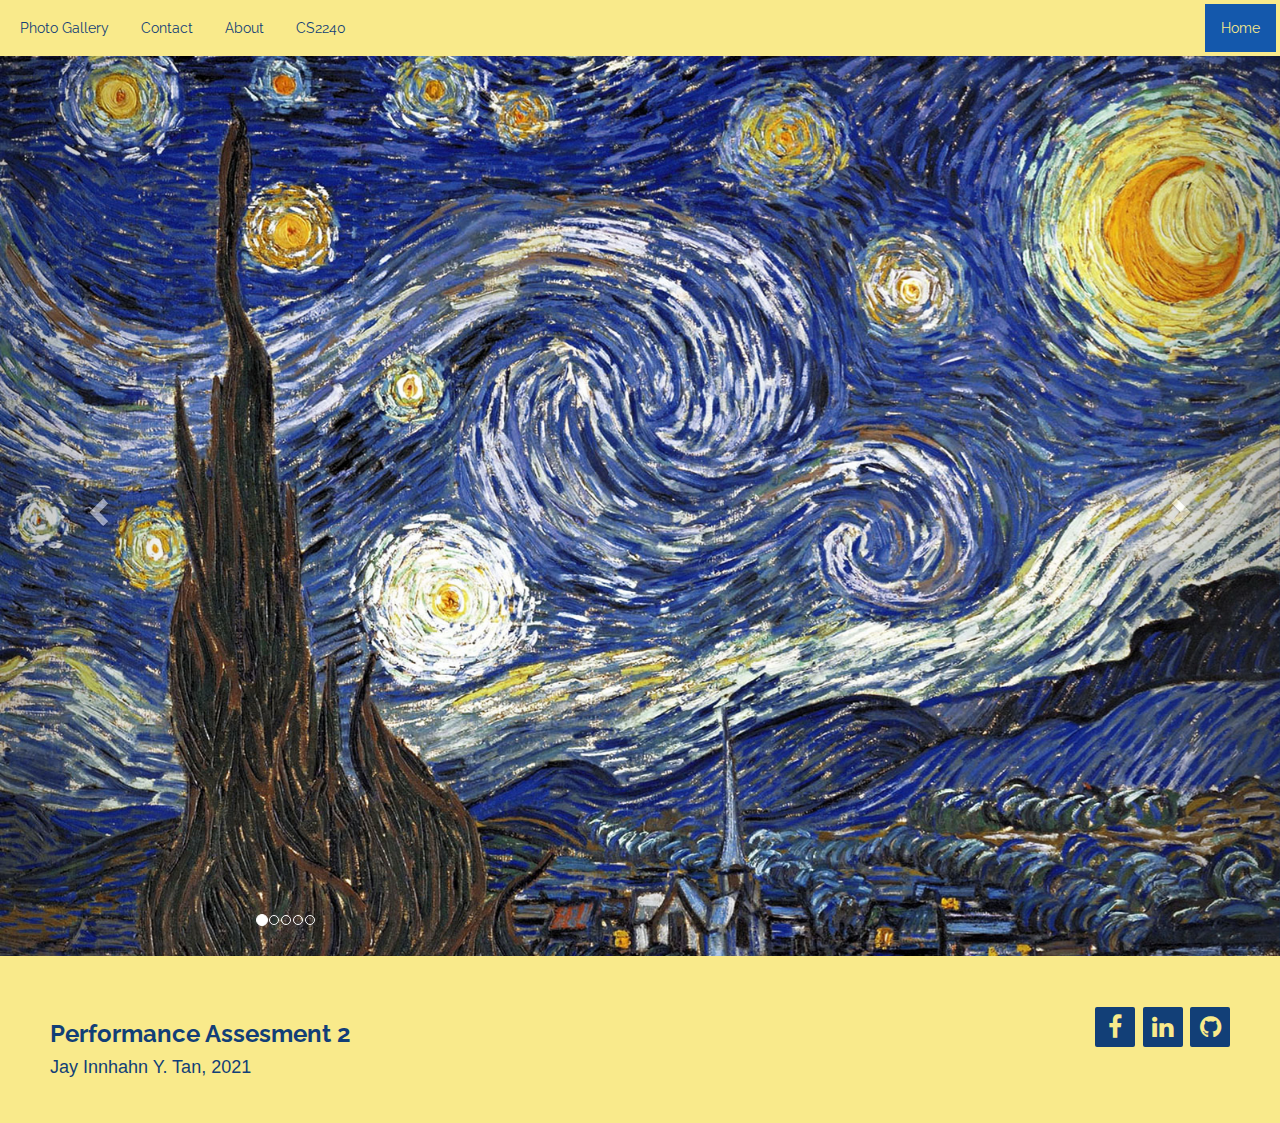
<file: Index.html>
<!DOCTYPE html>
<html>
<head>
<title> Performance Assesment 1 </title>
<meta charset="UTF-8">
<meta name="viewport" content="width=device-width, initial-scale=1">
<link rel="stylesheet" href="https://maxcdn.bootstrapcdn.com/bootstrap/3.4.1/css/bootstrap.min.css">
<link rel="stylesheet" href="https://fonts.googleapis.com/css?family=Raleway">
<link rel="stylesheet" href="https://cdnjs.cloudflare.com/ajax/libs/font-awesome/4.7.0/css/font-awesome.min.css">
<link rel="stylesheet" href ="CSS/Design_Home.css">
<link href="Photos/5.jpg" rel="icon">

<script src="https://ajax.googleapis.com/ajax/libs/jquery/3.5.1/jquery.min.js"></script>
<script src="https://maxcdn.bootstrapcdn.com/bootstrap/3.4.1/js/bootstrap.min.js"></script>

<ul>
    <li><a href="Photogallery.html">Photo Gallery</a></li>
    <li><a href="Contact.html">Contact</a></li>
    <li><a href="About.html">About</a></li>
    <li><a href="https://innhahnschool.github.io/CS2240/">CS2240</a></li>
    <li style="float:right"><a class="active" href="Home.html">Home</a></li>
</ul>
</head>
<body>
        <div id="myCarousel" class="carousel slide" data-ride="carousel">
          <!-- Indicators -->
          <ol class="carousel-indicators">
            <li data-target="#myCarousel" data-slide-to="0" class="active"></li>
            <li data-target="#myCarousel" data-slide-to="1"></li>
            <li data-target="#myCarousel" data-slide-to="2"></li>
            <li data-target="#myCarousel" data-slide-to="3"></li>
            <li data-target="#myCarousel" data-slide-to="4"></li>
          </ol>
      
          <!-- Wrapper for slides -->
          <div class="carousel-inner">
            <div class="item active">
              <img src="Photos/5.jpg" class = "pic" style="width:100%;">
            </div>
      
            <div class="item">
              <img src="Photos/4.jpg" class = "pic" style="width:100%;">
            </div>
          
            <div class="item">
              <img src="Photos/2.jpg" class = "pic" style="width:100%;">
            </div>

                
            <div class="item">
                <img src="Photos/16.jpg" class = "pic" style="width:100%;">
              </div>

                  
            <div class="item">
                <img src="Photos/12.jpg" class = "pic" style="width:100%;">
              </div>
  

      
          <!-- Left and right controls -->
          <a class="left carousel-control" href="#myCarousel" data-slide="prev">
            <span class="glyphicon glyphicon-chevron-left"></span>
            <span class="sr-only">Previous</span>
          </a>
          <a class="right carousel-control" href="#myCarousel" data-slide="next">
            <span class="glyphicon glyphicon-chevron-right"></span>
            <span class="sr-only">Next</span>
          </a>
        </div>
      </div>
      
<footer class="footer-distributed">
    <div class="footer-right">
        <a href="https://www.facebook.com/jayinnhahn/"><i class="fa fa-facebook"></i></a>
        <a href="https://www.linkedin.com/in/jay-innhahn-tan-ba26a8215/"><i class="fa fa-linkedin"></i></a>
        <a href="https://github.com/innhahnschool"><i class="fa fa-github"></i></a>
    </div>
    <div class="footer-left">
        <h1>
            Performance Assesment 2
        </h1>
        <p>Jay Innhahn Y. Tan,  2021</p>
    </div>
</footer>
</body>
</html>
</file>
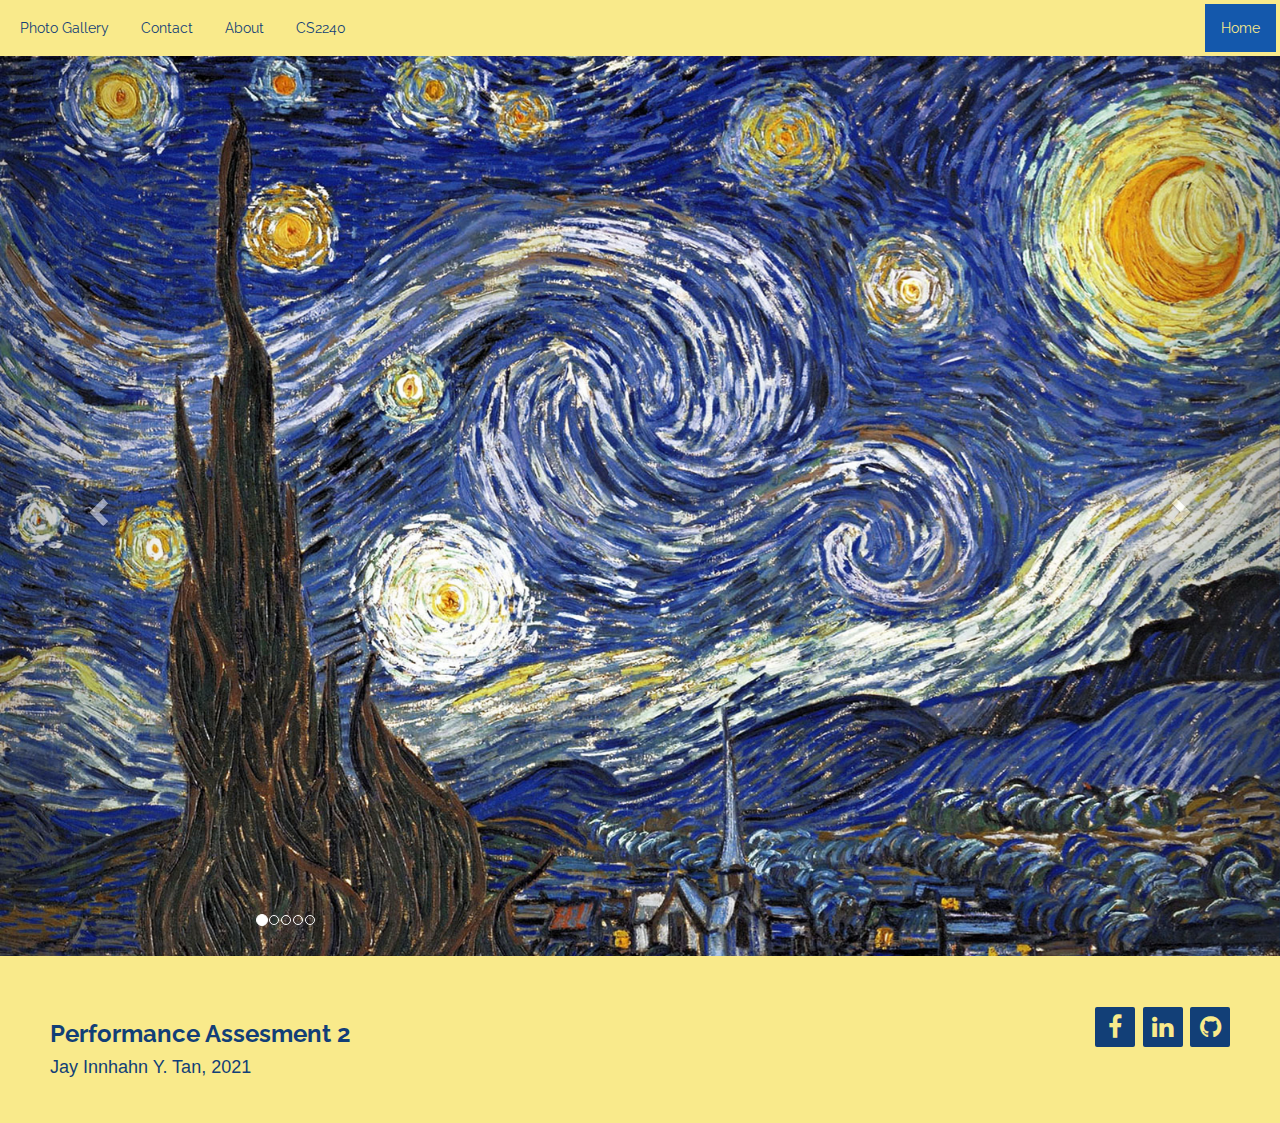
<file: index.html>
<!DOCTYPE html>
<html>
<head>
<title> Performance Assesment 2 </title>
<meta charset="UTF-8">
<meta name="viewport" content="width=device-width, initial-scale=1">
<link rel="stylesheet" href="https://maxcdn.bootstrapcdn.com/bootstrap/3.4.1/css/bootstrap.min.css">
<link rel="stylesheet" href="https://fonts.googleapis.com/css?family=Raleway">
<link rel="stylesheet" href="https://cdnjs.cloudflare.com/ajax/libs/font-awesome/4.7.0/css/font-awesome.min.css">
<link rel="stylesheet" href ="CSS/Design_Home.css">
<link href="Photos/5.jpg" rel="icon">

<script src="https://ajax.googleapis.com/ajax/libs/jquery/3.5.1/jquery.min.js"></script>
<script src="https://maxcdn.bootstrapcdn.com/bootstrap/3.4.1/js/bootstrap.min.js"></script>

<ul>
    <li><a href="Photogallery.html">Photo Gallery</a></li>
    <li><a href="Contact.html">Contact</a></li>
    <li><a href="About.html">About</a></li>
    <li><a href="https://innhahnschool.github.io/CS2240/">CS2240</a></li>
    <li style="float:right"><a class="active" href="Home.html">Home</a></li>
</ul>
</head>
<body>
        <div id="myCarousel" class="carousel slide" data-ride="carousel">
          <!-- Indicators -->
          <ol class="carousel-indicators">
            <li data-target="#myCarousel" data-slide-to="0" class="active"></li>
            <li data-target="#myCarousel" data-slide-to="1"></li>
            <li data-target="#myCarousel" data-slide-to="2"></li>
            <li data-target="#myCarousel" data-slide-to="3"></li>
            <li data-target="#myCarousel" data-slide-to="4"></li>
          </ol>
      
          <!-- Wrapper for slides -->
          <div class="carousel-inner">
            <div class="item active">
              <img src="Photos/5.jpg" class = "pic" style="width:100%;">
            </div>
      
            <div class="item">
              <img src="Photos/4.jpg" class = "pic" style="width:100%;">
            </div>
          
            <div class="item">
              <img src="Photos/2.jpg" class = "pic" style="width:100%;">
            </div>

                
            <div class="item">
                <img src="Photos/16.jpg" class = "pic" style="width:100%;">
              </div>

                  
            <div class="item">
                <img src="Photos/12.jpg" class = "pic" style="width:100%;">
              </div>
  

      
          <!-- Left and right controls -->
          <a class="left carousel-control" href="#myCarousel" data-slide="prev">
            <span class="glyphicon glyphicon-chevron-left"></span>
            <span class="sr-only">Previous</span>
          </a>
          <a class="right carousel-control" href="#myCarousel" data-slide="next">
            <span class="glyphicon glyphicon-chevron-right"></span>
            <span class="sr-only">Next</span>
          </a>
        </div>
      </div>
      
<footer class="footer-distributed">
    <div class="footer-right">
        <a href="https://www.facebook.com/jayinnhahn/"><i class="fa fa-facebook"></i></a>
        <a href="https://www.linkedin.com/in/jay-innhahn-tan-ba26a8215/"><i class="fa fa-linkedin"></i></a>
        <a href="https://github.com/innhahnschool"><i class="fa fa-github"></i></a>
    </div>
    <div class="footer-left">
        <h1>
            Performance Assesment 2
        </h1>
        <p>Jay Innhahn Y. Tan,  2021</p>
    </div>
</footer>
</body>
</html>
</file>
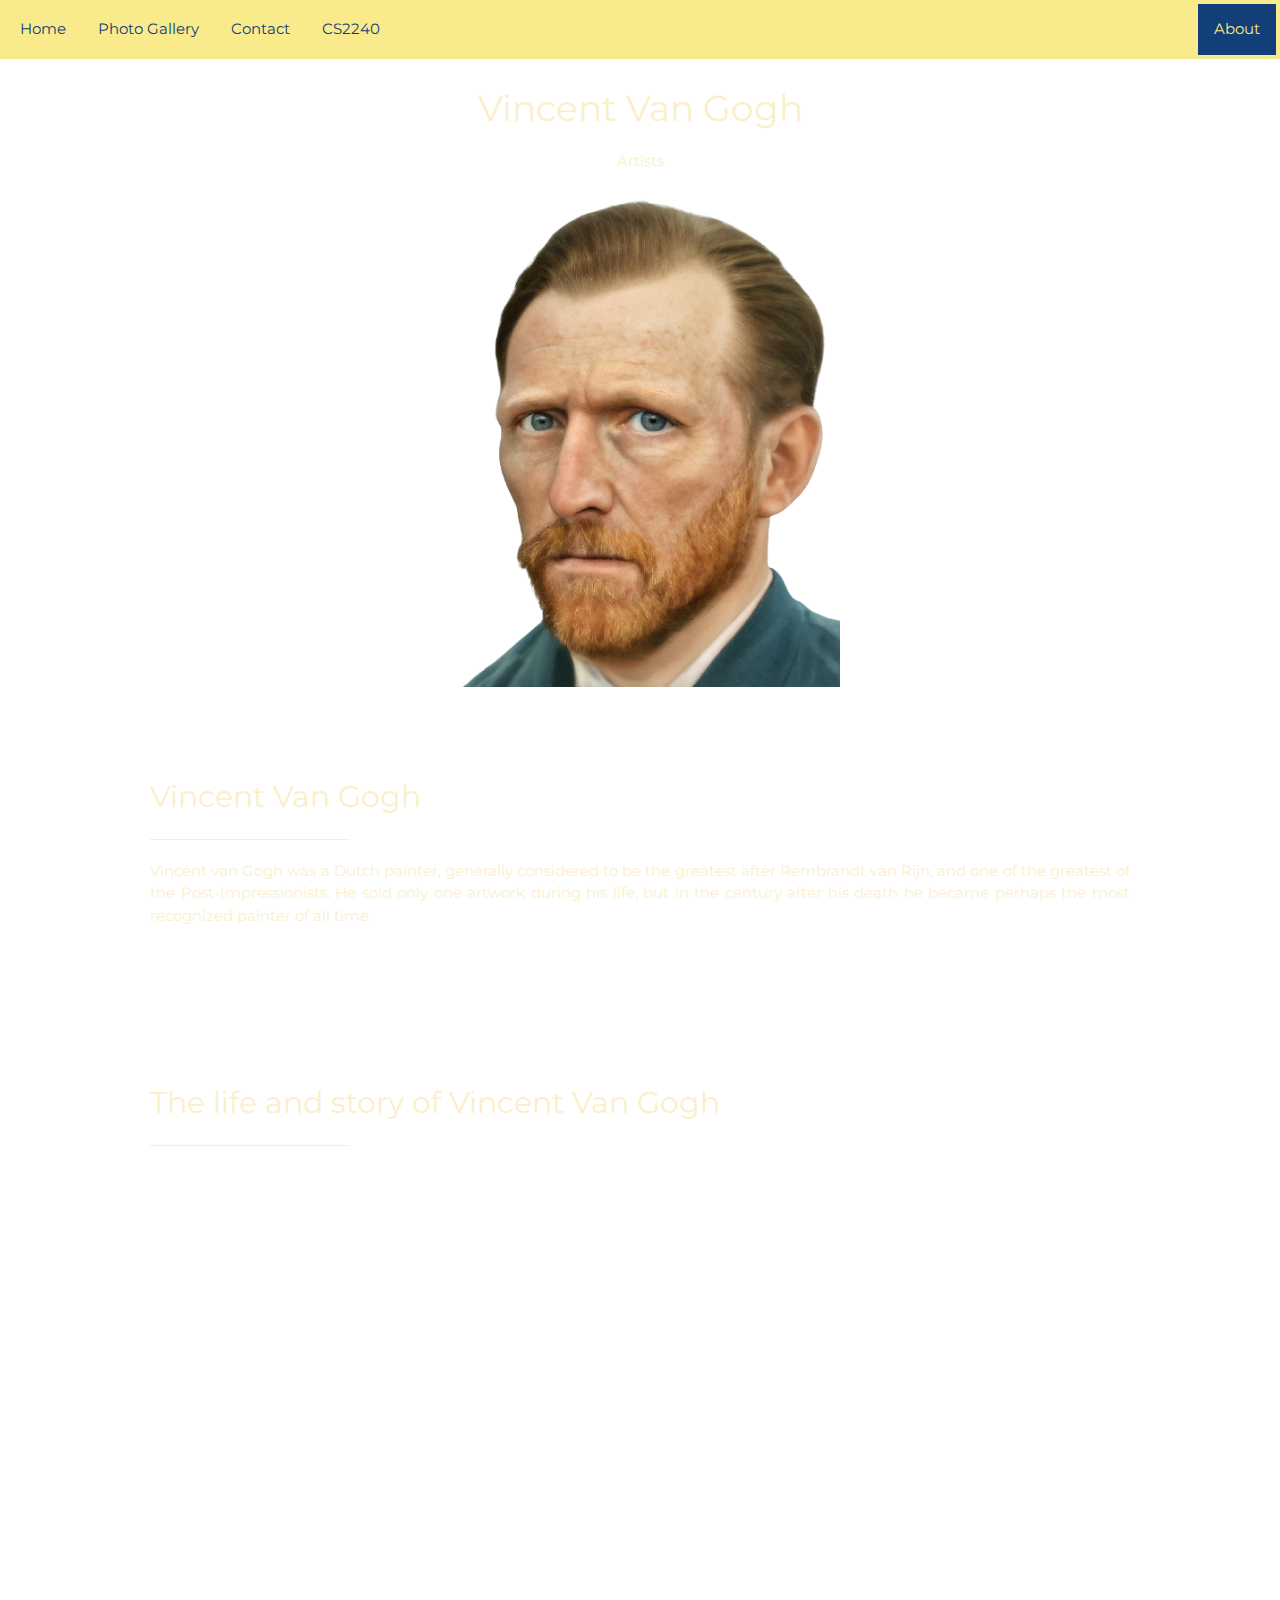
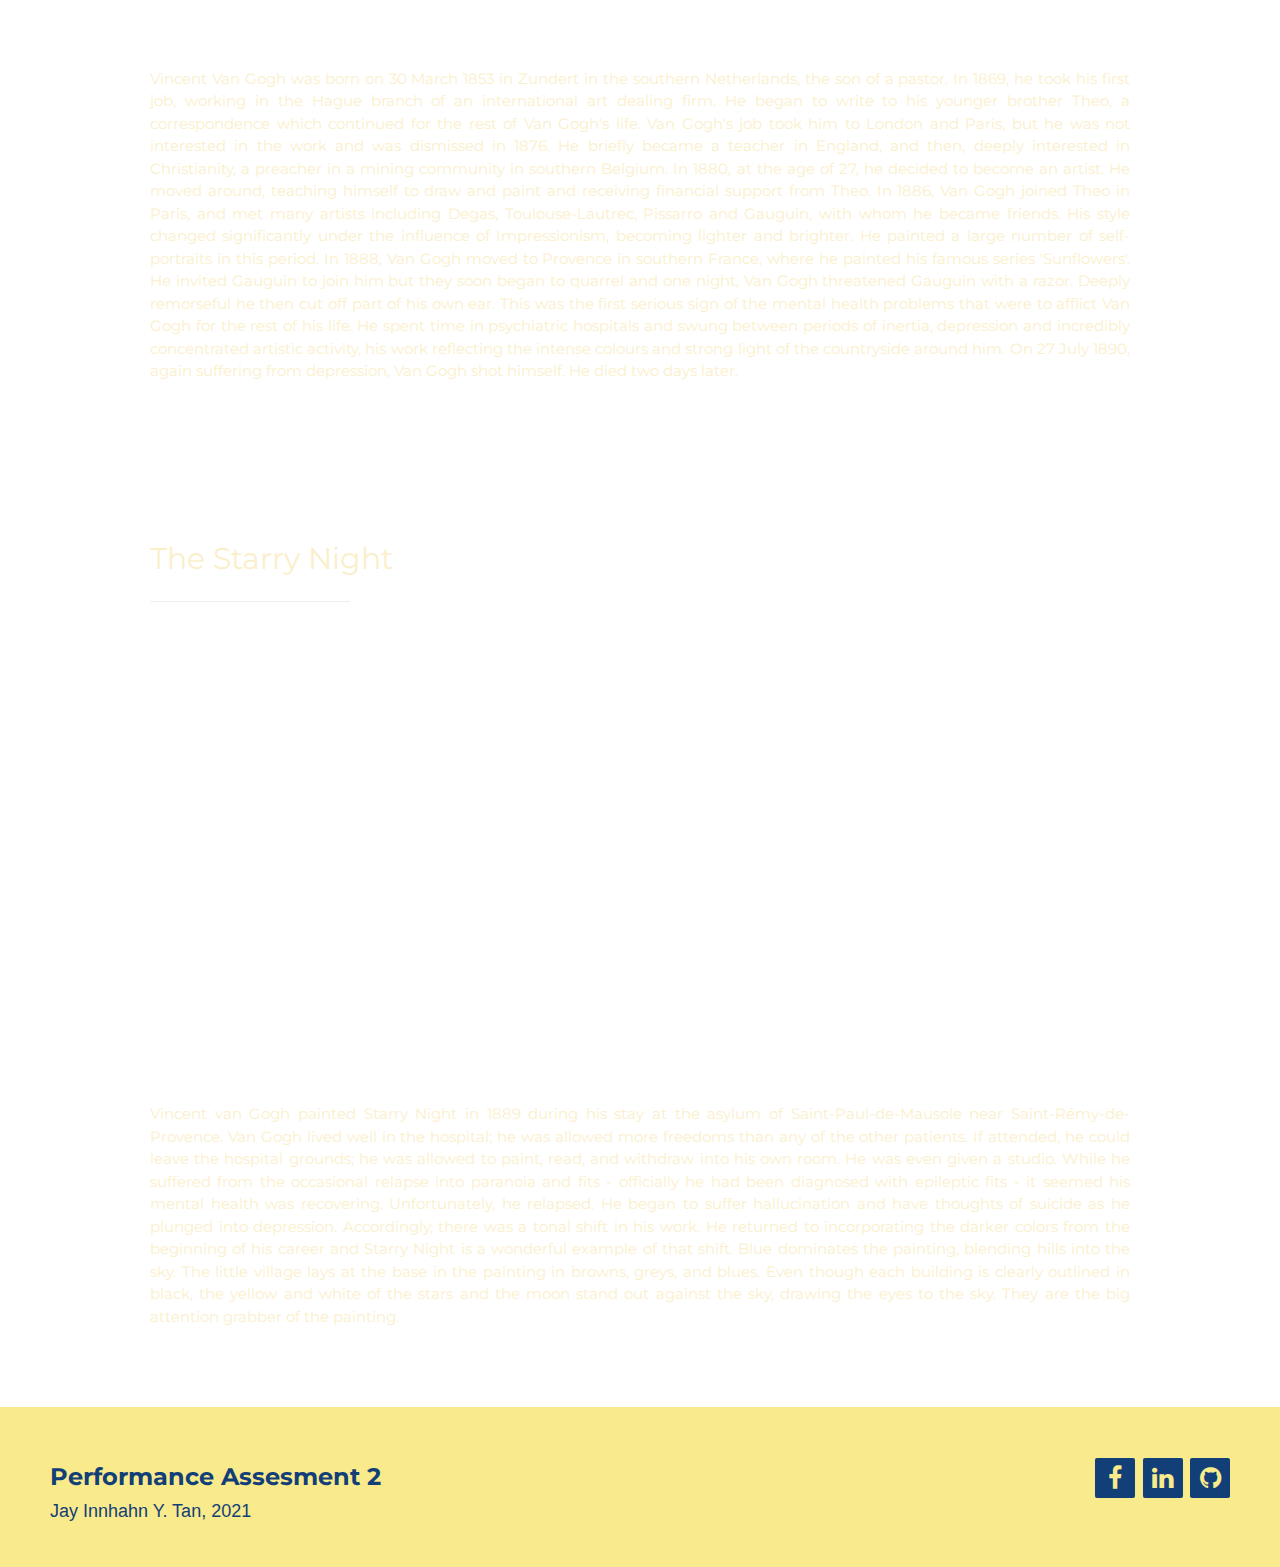
<file: About.html>
<!DOCTYPE html>
<html>
<head>
<title>VincentVanGoghBiography</title>
<meta charset="UTF-8">
<meta name="viewport" content="width=device-width, initial-scale=1">
<link rel="stylesheet" href="https://www.w3schools.com/w3css/4/w3.css">
<link rel="stylesheet" href="https://fonts.googleapis.com/css?family=Montserrat">
<link rel="stylesheet" href="https://cdnjs.cloudflare.com/ajax/libs/font-awesome/4.7.0/css/font-awesome.min.css">
<link rel ="stylesheet" href="CSS/Design_About.css">
<link rel="stylesheet" href="https://www.w3schools.com/lib/w3-colors-2017.css">
<link href="Photos/10.jpg" rel="icon">
</head>
<body class = "w3-2017-navy-peony">
    <ul>
        <li><a href="index.html">Home</a></li>
        <li><a href="Photogallery.html">Photo Gallery</a></li>
        <li><a href="Contact.html">Contact</a></li>
        <li><a href="https://innhahnschool.github.io/CS2240/">CS2240</a></li>
        <li style="float:right"><a class="active" href="About.html">About</a></li>
    </ul>
<div class="w3-padding-large w3-2017-navy-peony" id="main">
  <header class="w3-container w3-center w3-2017-navy-peony" id="home">
    <h1> Vincent Van Gogh</h1>
    <p> Artists </p>
    <img src="Photos/van-gogh.png" alt="boy" class="w3-image" width="400" height="1108">
  </header>
  </div>

  <!-- About Section -->
  <div class="w3-content w3-justify w3-padding-64 w3-2017-navy-peony" id="about">
    <h2> Vincent Van Gogh </h2>
    <hr>
    <p>
    Vincent van Gogh was a Dutch painter, generally considered to be the greatest after Rembrandt van Rijn, and one of the greatest of the Post-Impressionists. He sold only one artwork during his life, but in the century after his death he became perhaps the most recognized painter of all time.
    </p>
</div>

    <div class="w3-content w3-justify w3-padding-64 w3-2017-navy-peony" id="about">
        <h2> The life and story of Vincent Van Gogh </h2>
        <hr>
     
            <iframe width="100%" height="480" src="https://www.youtube.com/embed/y5VRXbHp3fk" title="YouTube video player" frameborder="0" allow="accelerometer; autoplay; clipboard-write; encrypted-media; gyroscope; picture-in-picture" allowfullscreen></iframe>
        <p> Vincent Van Gogh was born on 30 March 1853 in Zundert in the southern Netherlands, the son of a pastor. In 1869, he took his first job, working in the Hague branch of an international art dealing firm. He began to write to his younger brother Theo, a correspondence which continued for the rest of Van Gogh's life.

            Van Gogh's job took him to London and Paris, but he was not interested in the work and was dismissed in 1876. He briefly became a teacher in England, and then, deeply interested in Christianity, a preacher in a mining community in southern Belgium.
            
            In 1880, at the age of 27, he decided to become an artist. He moved around, teaching himself to draw and paint and receiving financial support from Theo. In 1886, Van Gogh joined Theo in Paris, and met many artists including Degas, Toulouse-Lautrec, Pissarro and Gauguin, with whom he became friends. His style changed significantly under the influence of Impressionism, becoming lighter and brighter. He painted a large number of self-portraits in this period.
            
            In 1888, Van Gogh moved to Provence in southern France, where he painted his famous series 'Sunflowers'. He invited Gauguin to join him but they soon began to quarrel and one night, Van Gogh threatened Gauguin with a razor. Deeply remorseful he then cut off part of his own ear.
            
            This was the first serious sign of the mental health problems that were to afflict Van Gogh for the rest of his life. He spent time in psychiatric hospitals and swung between periods of inertia, depression and incredibly concentrated artistic activity, his work reflecting the intense colours and strong light of the countryside around him.
            
            On 27 July 1890, again suffering from depression, Van Gogh shot himself. He died two days later. </p>

</div>
<div class="w3-content w3-justify w3-padding-64 w3-2017-navy-peony" id="about">
    <h2> The Starry Night </h2>
    <hr>
    <iframe width="100%" height="460" src="https://www.youtube.com/embed/wk9L1N9bRRE" title="YouTube video player" frameborder="0" allow="accelerometer; autoplay; clipboard-write; encrypted-media; gyroscope; picture-in-picture" allowfullscreen></iframe>
    <p>
        Vincent van Gogh painted Starry Night in 1889 during his stay at the asylum of Saint-Paul-de-Mausole near Saint-Rémy-de-Provence. Van Gogh lived well in the hospital; he was allowed more freedoms than any of the other patients. If attended, he could leave the hospital grounds; he was allowed to paint, read, and withdraw into his own room. He was even given a studio. While he suffered from the occasional relapse into paranoia and fits - officially he had been diagnosed with epileptic fits - it seemed his mental health was recovering.
        Unfortunately, he relapsed. He began to suffer hallucination and have thoughts of suicide as he plunged into depression. Accordingly, there was a tonal shift in his work. He returned to incorporating the darker colors from the beginning of his career and Starry Night is a wonderful example of that shift. Blue dominates the painting, blending hills into the sky. The little village lays at the base in the painting in browns, greys, and blues. Even though each building is clearly outlined in black, the yellow and white of the stars and the moon stand out against the sky, drawing the eyes to the sky. They are the big attention grabber of the painting.        </p>
</div>
</body>
<footer class="footer-distributed">
    <div class="footer-right">
        <a href="https://www.facebook.com/jayinnhahn/"><i class="fa fa-facebook"></i></a>
        <a href="https://www.linkedin.com/in/jay-innhahn-tan-ba26a8215/"><i class="fa fa-linkedin"></i></a>
        <a href="https://github.com/innhahnschool"><i class="fa fa-github"></i></a>
    </div>
    <div class="footer-left">
        <h1>
            Performance Assesment 2
        </h1>
        <p>Jay Innhahn Y. Tan,  2021</p>
    </div>
</footer>
</html>
</file>
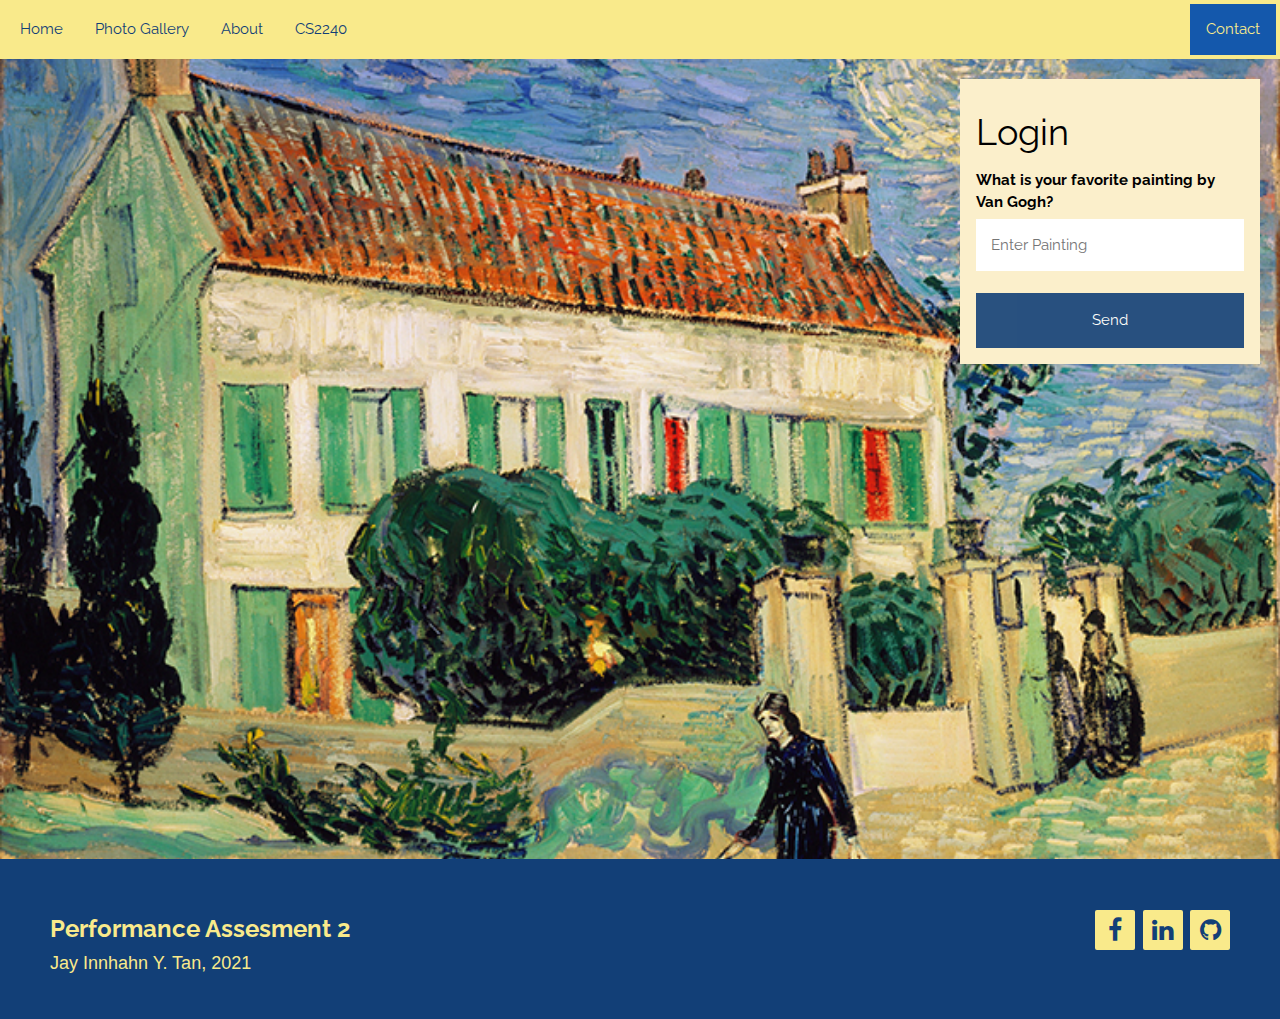
<file: Contact.html>
<!DOCTYPE html>
<html>
<title> Contact Me</title>
<meta charset="UTF-8">
<meta name="viewport" content="width=device-width, initial-scale=1">
<link rel="stylesheet" href="https://www.w3schools.com/w3css/4/w3.css">
<link rel="stylesheet" href="https://fonts.googleapis.com/css?family=Raleway">
<link rel="stylesheet" href="https://cdnjs.cloudflare.com/ajax/libs/font-awesome/4.7.0/css/font-awesome.min.css">
<link rel="stylesheet" href="CSS/Design_Contact.css">
<link href="Photos/11.jpg" rel="icon">
<body>

<!-- Navigation Bar -->
<ul>
    <li><a href="index.html">Home</a></li>
    <li><a href="Photogallery.html">Photo Gallery</a></li>
    <li><a href="About.html">About</a></li>
    <li><a href="https://innhahnschool.github.io/CS2240/">CS2240</a></li>
    <li style="float:right"><a class="active" href="About.html">Contact</a></li>
</ul>
<!-- Header -->
<header class="w3-display-container w3-content" style="max-width:1500px;">
  <div class="bg-img">

    <form action="https://formsubmit.co/jaytan3825@gmail.com" class="container" method="POST">
      <h1 class = "login-text">Login</h1>
  
      <label for="email"><b> What is your favorite painting by Van Gogh?</b></label>
      <input type="text" placeholder="Enter Painting" name="favpainting" required>
  
  
      <button type="submit" class="btn">Send</button>
    </form>
  </div>

</header>


<!-- Footer -->
<footer class="footer-distributed">
    <div class="footer-right">
      <a href="https://www.facebook.com/jayinnhahn/"><i class="fa fa-facebook"></i></a>
      <a href="https://www.linkedin.com/in/jay-innhahn-tan-ba26a8215/"><i class="fa fa-linkedin"></i></a>
      <a href="https://github.com/innhahnschool"><i class="fa fa-github"></i></a>
    </div>
    <div class="footer-left">
      <h1>
         Performance Assesment 2
      </h1>
      <p>Jay Innhahn Y. Tan,  2021</p>
    </div>
  </footer>





</body>
</html>
</file>
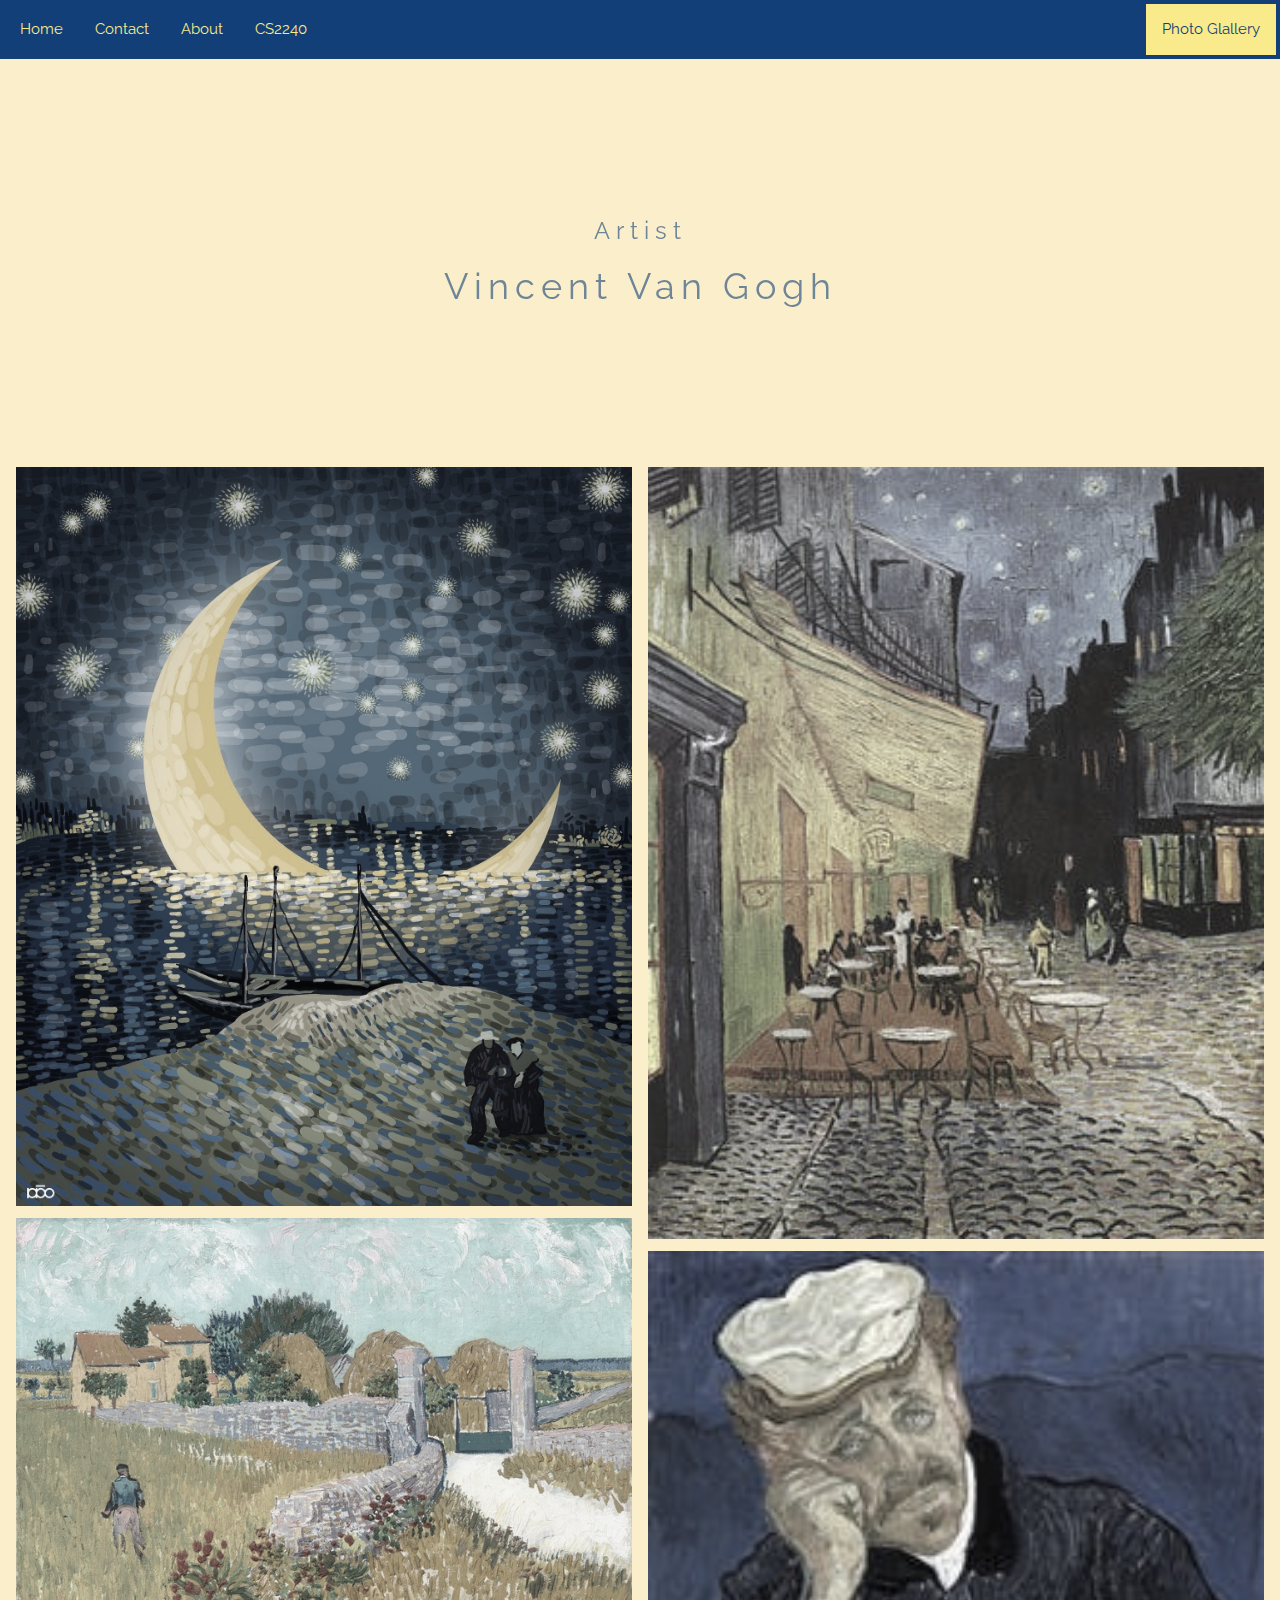
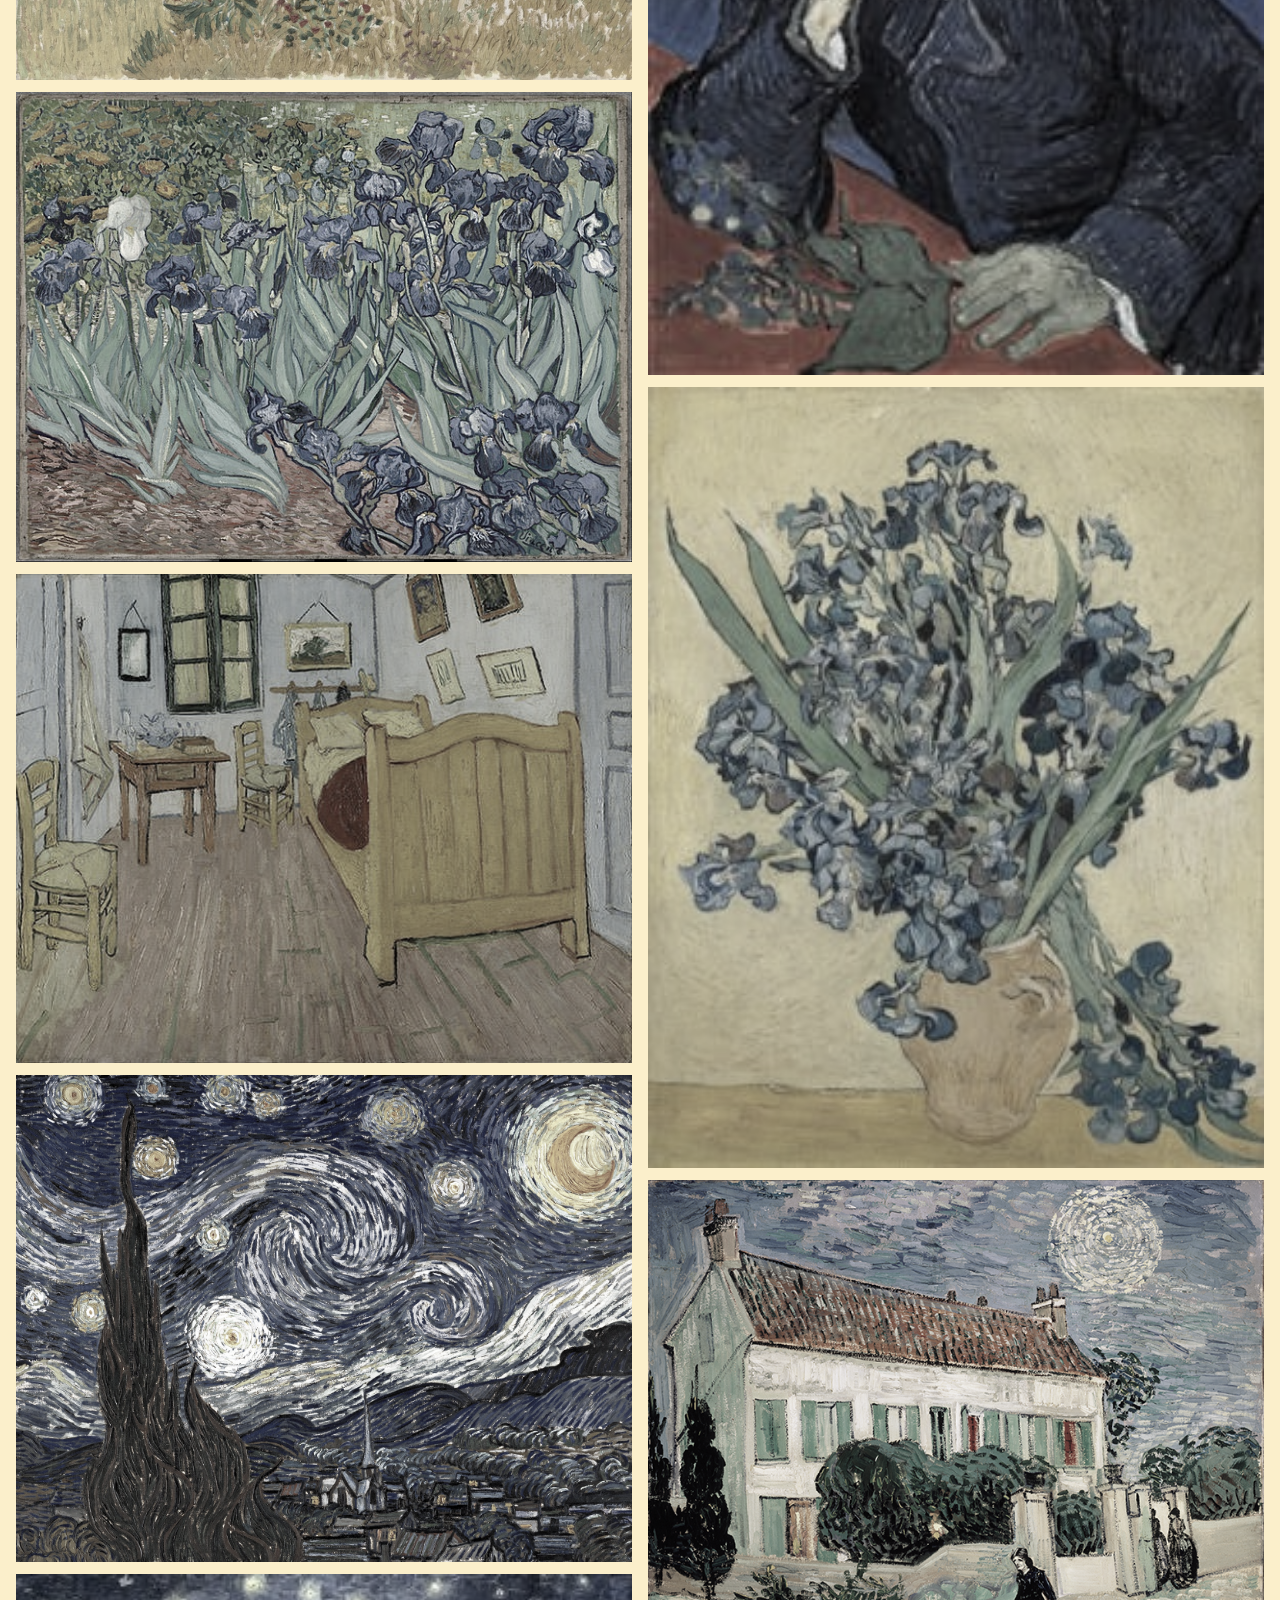
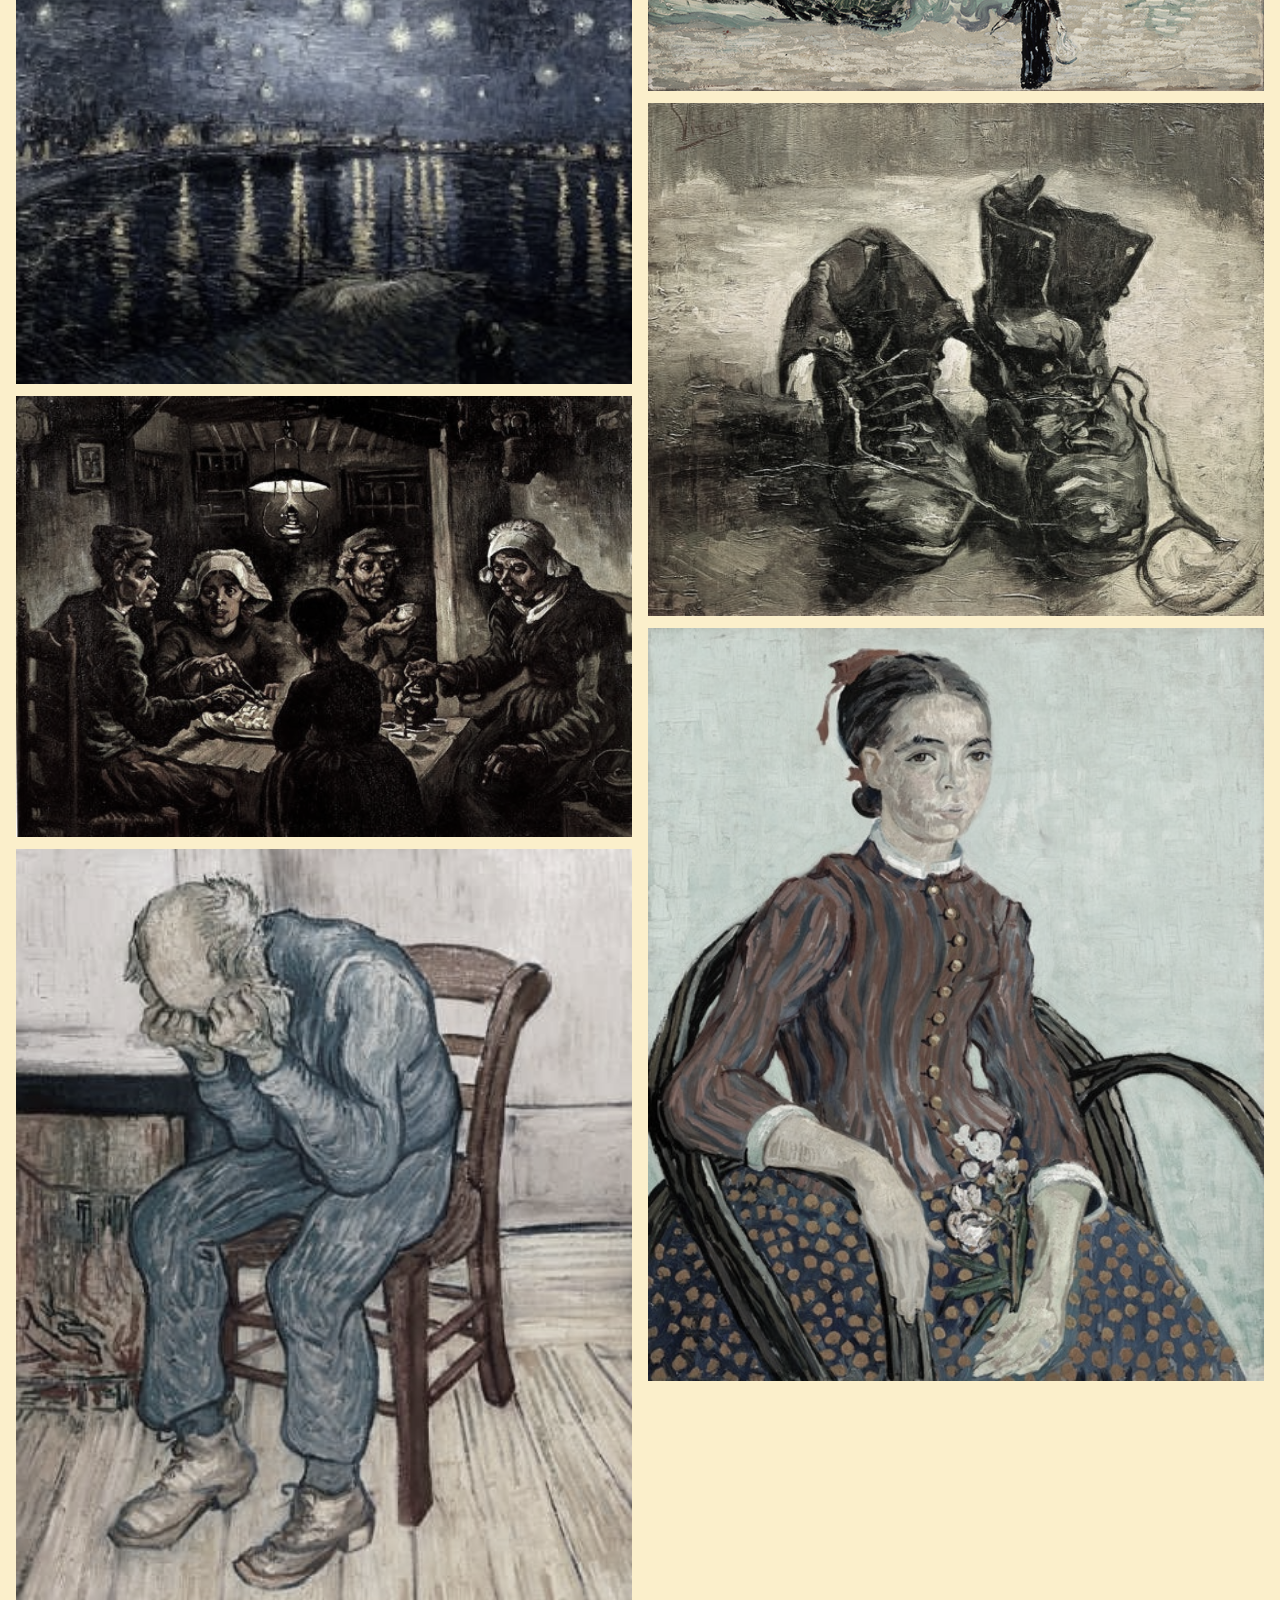
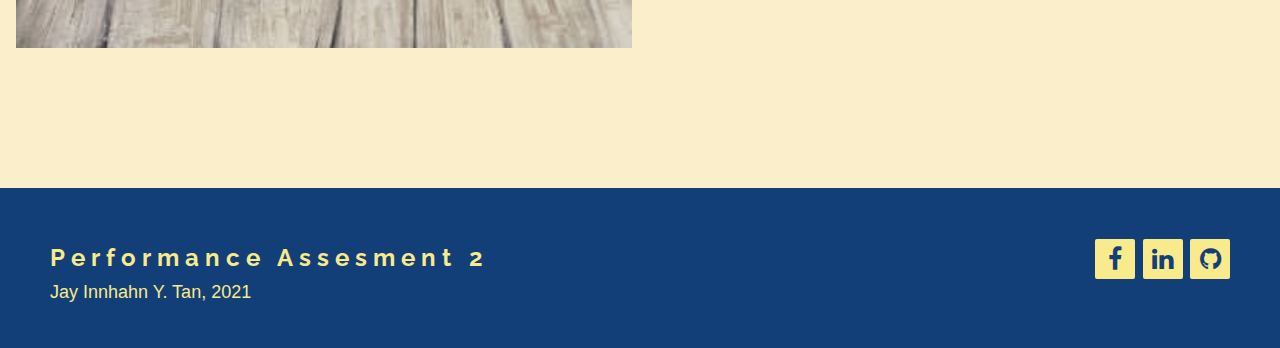
<file: Photogallery.html>
<!DOCTYPE html>
<html>
<title>PhotoGallery</title>
<meta charset="UTF-8">
<meta name="viewport" content="width=device-width, initial-scale=1">
<link rel="stylesheet" href="https://www.w3schools.com/w3css/4/w3.css">
<link rel="stylesheet" href="https://fonts.googleapis.com/css?family=Raleway">
<link rel="stylesheet" href="https://cdnjs.cloudflare.com/ajax/libs/font-awesome/4.7.0/css/font-awesome.min.css">
<link rel="stylesheet" href="CSS/Design_Photogallery.css">
<link href="Self-portrait.jpg" rel="icon">
<ul>
  <li><a href="index.html">Home</a></li>
  <li><a href="Contact.html">Contact</a></li>
  <li><a href="About.html">About</a></li>
  <li><a href="https://innhahnschool.github.io/CS2240/">CS2240</a></li>
  <li style="float:right"><a class="active" href="Photogallery.html"> Photo Glallery</a></li>
</ul>
<body>
<div class="w3-content" style="max-width:1500px">
<header class="w3-panel w3-center w3-opacity" style="padding:128px 16px">
  <h1 class="w3-xlarge"> Artist</h1>
  <h1>Vincent Van Gogh</h1>
  

</header>
<div class="w3-row-padding w3-grayscale" style="margin-bottom:128px">
  <div class="w3-half">
    <img src="Photos/1.jpg" style="width:100%" onclick="onClick(this)">
    <img src="Photos/2.jpg" style="width:100%" onclick="onClick(this)">
    <img src="Photos/3.jpg" style="width:100%" onclick="onClick(this)">
    <img src="Photos/4.jpg" style="width:100%" onclick="onClick(this)">
    <img src="Photos/5.jpg" style="width:100%" onclick="onClick(this)">
    <img src="Photos/6.jpg" style="width:100%" onclick="onClick(this)">
    <img src="Photos/7.jpg" style="width:100%" onclick="onClick(this)">
    <img src="Photos/8.jpg" style="width:100%" onclick="onClick(this)">
  </div>
  <div class="w3-half">
    <img src="Photos/9.jpg" style="width:100%"  onclick="onClick(this)">
    <img src="Photos/10.jpg" style="width:100%" onclick="onClick(this)">
    <img src="Photos/11.jpg" style="width:100%" onclick="onClick(this)">
    <img src="Photos/12.jpg" style="width:100%" onclick="onClick(this)">
    <img src="Photos/13.jpg" style="width:100%" onclick="onClick(this)">
    <img src="Photos/15.jpg" style="width:100%" onclick="onClick(this)">
  </div>
</div>
</div>
<div id="modal01" class="w3-modal  w3-center" onclick="this.style.display='none'">
  <img class="w3-modal-content" id="img01" style="width:50%" >
<script>
  function onClick(element) {
    document.getElementById("img01").src = element.src;
    document.getElementById("modal01").style.display = "block";
  }
  </script>
</div>

</body>
<footer class="footer-distributed">
  <div class="footer-right">
    <a href="https://www.facebook.com/jayinnhahn/"><i class="fa fa-facebook"></i></a>
    <a href="https://www.linkedin.com/in/jay-innhahn-tan-ba26a8215/"><i class="fa fa-linkedin"></i></a>
    <a href="https://github.com/innhahnschool"><i class="fa fa-github"></i></a>
  </div>
  <div class="footer-left">
    <h1>
       Performance Assesment 2
    </h1>
    <p>Jay Innhahn Y. Tan,  2021</p>
  </div>
</footer>
</html>
</file>
<file: CSS/Design_Home.css>
ul {
    list-style-type: none;
    margin: 0;
    padding: 4px;
    overflow: hidden;
    background-color: #F9EA8B;
    opacity: 1;
  }
  
  li {
    float: left;
  }
  
  li a {
    display: block;
    color: #123F77;
    text-align: center;
    padding: 14px 16px;
    text-decoration: none;
  }
  
  li a:hover:not(.active) {
    background-color: #123F77;
    color: #F9EA8B;
  }
  
  .active {
    background-color: #1458ac;
    color: #F9EA8B;
  }

body,h1 {
    font-family: "Raleway", sans-serif
}
body, html {
    height: 100%;
    background-color: #123F77;
}
.footer-distributed {
  background-color: #F9EA8B;
  box-sizing: border-box;
  width: 100%;
  text-align: left;
  font: normal 16px sans-serif;
  padding: 45px 50px;
}

.footer-distributed .footer-left p {
  color: #123F77;
  font-size: 18px;
  margin: 0;
}
.footer-distributed h1{
  font-size: 24px;
  font-weight: bold;
  color: #123F77;
  background-color: #F9EA8B;

}


.footer-distributed .footer-right {
  float: right;
  margin-top: 6px;
  max-width: 180px;
  background-color: #F9EA8B;

}

.footer-distributed .footer-right a {
  display: inline-block;
  width: 40px;
  height: 40px;
  background-color: #123F77;
  border-radius: 2px;
  font-size: 25px;
  color: #F9EA8B;
  text-align: center;
  line-height: 40px;
  margin-left: 3px;
  transition:all .25s;
}

.footer-distributed .footer-right a:hover{
  transform:scale(1.1); -webkit-transform:scale(1.1);
}

.carousel,.item,.active{
  height:100%;
}
.carousel-inner{
  height:100%;
}

.carousel {
  height: 100vh;
  width: 100%;
  overflow:hidden;
}
.carousel .carousel-inner img {
  display:block;
  object-fit: cover;
}

.pic{
  height: 100%;
  width: 100%;
}
.nothing{
    color: #000000;
    color: #123F77;
    color: #1458ac;
    color: #F9EA8B;
    color: #FBEFCB;
}
</file>
<file: CSS/Design_About.css>
ul {
    list-style-type: none;
    margin: 0;
    padding: 4px;
    overflow: hidden;
    background-color: #F9EA8B;
    opacity: 1;
}
  
li {
    float: left;
}
  
li a {
    display: block;
    color: #123F77;
    text-align: center;
    padding: 14px 16px;
    text-decoration: none;
}
  
li a:hover:not(.active) {
    background-color: #123F77;
    color: #F9EA8B;
}
  
.active {
    background-color: #123F77;
    color: #F9EA8B;
}
body, h1,h2,h3,h4,h5,h6 {
    font-family: "Montserrat", sans-serif
}


.footer-distributed {
    background-color: #F9EA8B;
    box-sizing: border-box;
    width: 100%;
    text-align: left;
    font: normal 16px sans-serif;
    padding: 45px 50px;
  }
  
  .footer-distributed .footer-left p {
    color: #123F77;
    font-size: 18px;
    margin: 0;
  }
  .footer-distributed h1{
    font-size: 24px;
    font-weight: bold;
    color: #123F77;
    background-color: #F9EA8B;
  
  }
  
  .footer-distributed .footer-right {
    float: right;
    margin-top: 6px;
    max-width: 180px;
    background-color: #F9EA8B;
  
  }
  hr{
      width: 200px;
  }
  h1, h2, p{
     color: #FBEFCB;
  }
  .footer-distributed .footer-right a {
    display: inline-block;
    width: 40px;
    height: 40px;
    background-color: #123F77;
    border-radius: 2px;
    font-size: 25px;
    color: #F9EA8B;
    text-align: center;
    line-height: 40px;
    margin-left: 3px;
    transition:all .25s;
  }
  
  .footer-distributed .footer-right a:hover{
    transform:scale(1.1); -webkit-transform:scale(1.1);
  }
/* Remove margins from "page content" on small screens */
@media only screen and (max-width: 600px) {
    #main {
        margin-left: 0
    }
}

.nothing{
    color: #000000;
    color: #123F77;
    color: #1458ac;
    color: #F9EA8B;
    color: #FBEFCB;
}
</file>
<file: CSS/Design_Contact.css>
body,h1,h2,h3,h4,h5,h6 {
    background-color: white;
    font-family: "Raleway", Arial, Helvetica, sans-serif
}

ul {
    list-style-type: none;
    margin: 0;
    padding: 4px;
    overflow: hidden;
    background-color: #F9EA8B;
    opacity: 1;
}
  
li {
    float: left;
}

* {
    box-sizing: border-box;
  }
  
  .bg-img {
    /* The image used */
    background-image: url("../Photos/12.jpg");
  
    min-height: 800px;
  
    /* Center and scale the image nicely */
    background-position: center;
    background-repeat: no-repeat;
    background-size: cover;
    position: relative;
  }
  
  /* Add styles to the form container */
  .container {
    position: absolute;
    right: 0;
    margin: 20px;
    max-width: 300px;
    padding: 16px;
    background-color: #FBEFCB;
  }
  
  /* Full-width input fields */
  input[type=text], input[type=password] {
    width: 100%;
    padding: 15px;
    margin: 5px 0 22px 0;
    border: none;
    background-color: #FFFFFF;
  }
  .login-text{
      background-color: #FBEFCB;
  }
  input[type=text]:focus, input[type=password]:focus {
    background-color: #F9EA8B;
    outline: none;
  }
  
  /* Set a style for the submit button */
  .btn {
    background-color: #123F77;
    color: white;
    padding: 16px 20px;
    border: none;
    cursor: pointer;
    width: 100%;
    opacity: 0.9;
  }
  
  .btn:hover {
    opacity: 1;
  }
  
li a {
    display: block;
    color: #123F77;
    text-align: center;
    padding: 14px 16px;
    text-decoration: none;
}
  
  li a:hover:not(.active) {
    background-color: #123F77;
    color: #F9EA8B;
}
  
.active {
    background-color: #1458ac;
    color: #F9EA8B;
}

.footer-distributed {
    background-color: #123F77;
    box-sizing: border-box;
    width: 100%;
    text-align: left;
    font: normal 16px sans-serif;
    padding: 45px 50px;
}
  
.footer-distributed .footer-left p {
    color: #F9EA8B;
    font-size: 18px;
    margin: 0;
}
.footer-distributed h1{
    font-size: 24px;
    font-weight: bold;
    color: #F9EA8B;
    background-color: #123F77;

}

  
.footer-distributed .footer-right {
    float: right;
    margin-top: 6px;
    max-width: 180px;
    background-color: #123F77;

}
  
.footer-distributed .footer-right a {
    display: inline-block;
    width: 40px;
    height: 40px;
    background-color: #F9EA8B;
    border-radius: 2px;
    font-size: 25px;
    color: #123F77;
    text-align: center;
    line-height: 40px;
    margin-left: 3px;
    transition:all .25s;
}

.footer-distributed .footer-right a:hover{
    transform:scale(1.1); -webkit-transform:scale(1.1);
}
.nothing{
    color: #000000;
    color: #123F77;
    color: #1458ac;
    color: #F9EA8B;
    color: #FBEFCB;
}
</file>
<file: CSS/Design_Photogallery.css>
ul {
    list-style-type: none;
    margin: 0;
    padding: 4px;
    overflow: hidden;
    background-color: #123F77;
    opacity: 1;
}
  
li {
    float: left;
}
  
li a {
    display: block;
    color: #F9EA8B;
    text-align: center;
    padding: 14px 16px;
    text-decoration: none;
}
  
  li a:hover:not(.active) {
    background-color: #F9EA8B;
    color: #123F77;
}
  
.active {
    background-color: #F9EA8B;
    color: #123F77;
}
body,h1 {
    font-family: "Raleway", Arial, sans-serif;
    background-color: #FBEFCB;
}
h1 {
    color: #123F77;
    letter-spacing: 6px;
}
.w3-row-padding img {
    margin-bottom: 12px;
}


.footer-distributed {
    background-color: #123F77;
    box-sizing: border-box;
    width: 100%;
    text-align: left;
    font: normal 16px sans-serif;
    padding: 45px 50px;
}
  
.footer-distributed .footer-left p {
    color: #F9EA8B;
    font-size: 18px;
    margin: 0;
}
.footer-distributed h1{
    font-size: 24px;
    font-weight: bold;
    color: #F9EA8B;
    background-color: #123F77;

}

  
.footer-distributed .footer-right {
    float: right;
    margin-top: 6px;
    max-width: 180px;
    background-color: #123F77;

}
  
.footer-distributed .footer-right a {
    display: inline-block;
    width: 40px;
    height: 40px;
    background-color: #F9EA8B;
    border-radius: 2px;
    font-size: 25px;
    color: #123F77;
    text-align: center;
    line-height: 40px;
    margin-left: 3px;
    transition:all .25s;
}

.footer-distributed .footer-right a:hover{
    transform:scale(1.1); -webkit-transform:scale(1.1);
}

.nothing{
    color: #000000;
    color: #123F77;
    color: #0F86B6;
    color: #F9EA8B;
    color: #FBEFCB;
}
</file>
